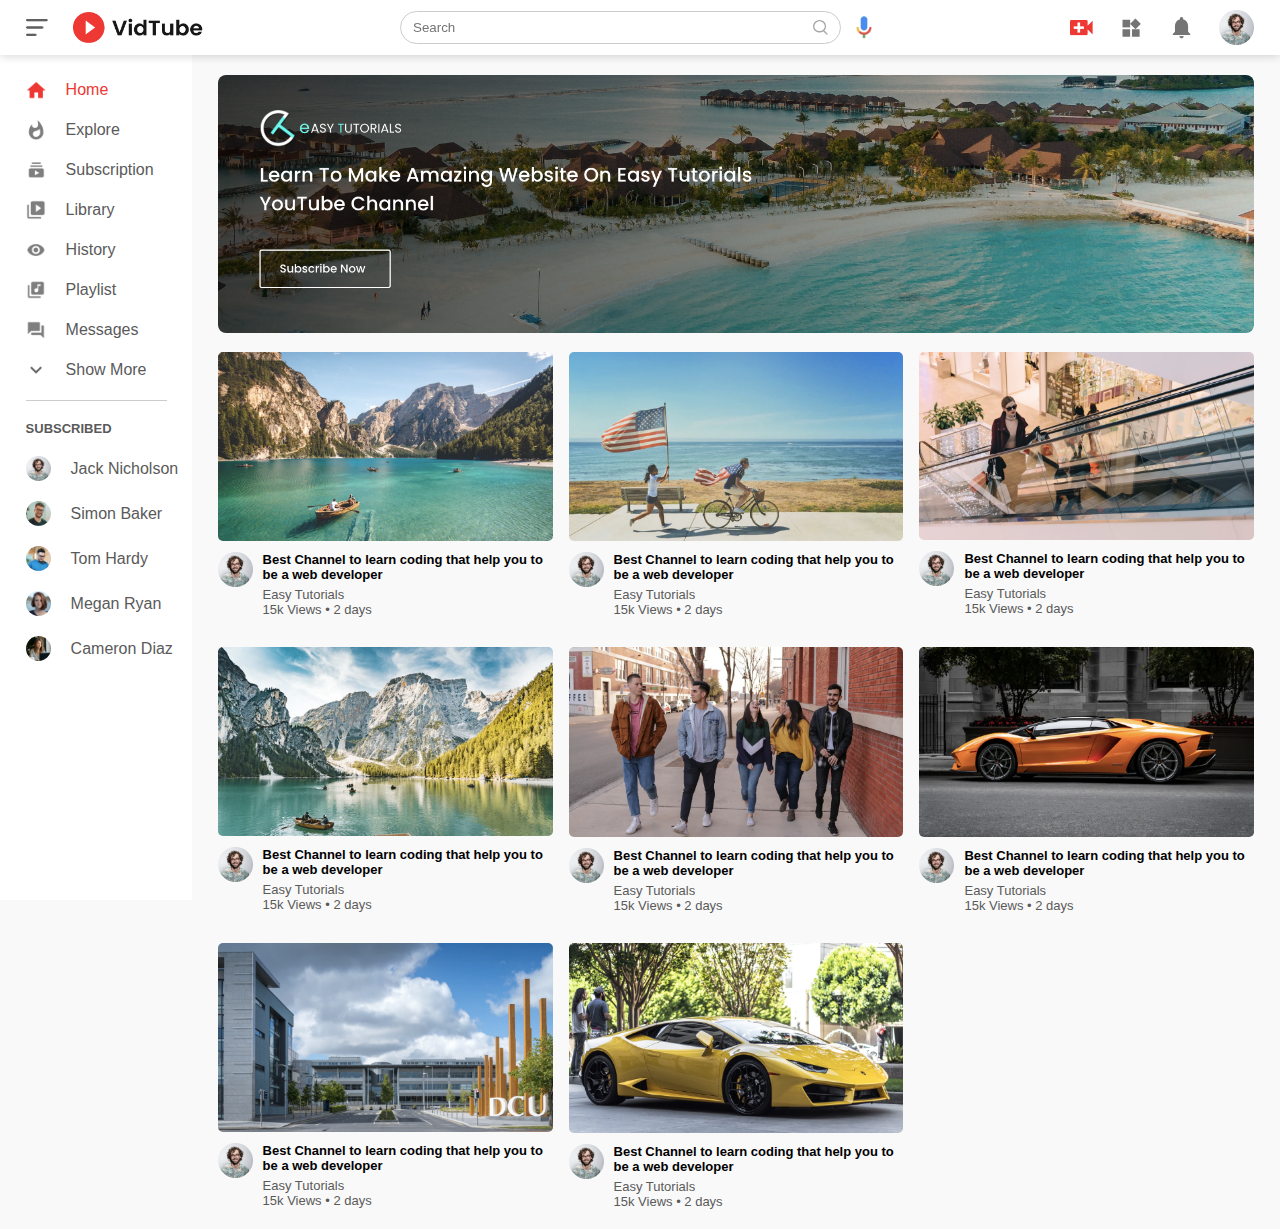
<file: index.html>
<!DOCTYPE html>
<html lang="en">
<head>
    <meta charset="UTF-8">
    <meta name="viewport" content="width=device-width, initial-scale=1.0">
    <link rel="stylesheet" href="style.css">
    <title>Youtube Clone Website</title>
</head>
<body>
   
    <nav class="flex-div">
        <div class="nav-left flex-div">
            <img src="./images/menu.png" class="menu-icon" alt="">
            <img src="./images/logo.png" class="logo" alt="">
        </div>
        <div class="nav-middle flex-div">
             <div class="search-box flex-div">
                 <input type="text" name="" placeholder="Search" id="">
                 <img src="./images/search.png" alt="">
             </div>
             <img src="./images/voice-search.png" class="mic-icon" alt="">
        </div>
        <div class="nav-right flex-div">
            <img src="./images/upload.png" alt="">
            <img src="./images/more.png" alt="">
            <img src="./images/notification.png" alt="">
            <img src="./images/Jack.png" alt="" class="user-icon">
        </div>
    </nav>
    <!----------------------------- sidebar ------------------->
    <div class="sidebar">
        <div class="shortcut-links">
            <a href=""><img src="./images/home.png" alt=""><p>Home</p></a>
            <a href=""><img src="./images/explore.png" alt=""><p>Explore</p></a>
            <a href=""><img src="./images/subscriprion.png" alt=""><p>Subscription</p></a>
            <a href=""><img src="./images/library.png" alt=""><p>Library</p></a>
            <a href=""><img src="./images/history.png" alt=""><p>History</p></a>
            <a href=""><img src="./images/playlist.png" alt=""><p>Playlist</p></a>
            <a href=""><img src="./images/messages.png" alt=""><p>Messages</p></a>
            <a href=""><img src="./images/show-more.png" alt=""><p>Show More</p></a>
            <hr>
        </div>
        <div class="subscribed-list">
            <h3>SUBSCRIBED</h3>
            <a href=""><img src="./images/Jack.png" alt=""><p>Jack Nicholson</p></a>
            <a href=""><img src="./images/simon.png" alt=""><p>Simon Baker</p></a>
            <a href=""><img src="./images/tom.png" alt=""><p>Tom Hardy</p></a>
            <a href=""><img src="./images/megan.png" alt=""><p>Megan Ryan</p></a>
            <a href=""><img src="./images/cameron.png" alt=""><p>Cameron Diaz</p></a>
        </div>
    </div>

    <!------------------------- main --------------------- -->

    <div class="container">
        <div class="banner">
            <img src="./images/banner.png" alt="">
        </div>
        <div class="list-container">
            <div class="vid-list">
              <a href="play-video.html"><img src="./images/thumbnail1.png" alt="" class="thumbnail"></a>
                <div class="flex-div">
                    <img src="./images/Jack.png" alt="">
                    <div class="vid-info">
                        <a href="play-video.html">Best Channel to learn coding that help you to be a web developer </a>
                        <p>Easy Tutorials</p>
                        <p>15k Views &bull; 2 days</p>
                    </div>
                </div>
            </div>
            <div class="vid-list">
              <a href=""><img src="./images/thumbnail2.png" alt="" class="thumbnail"></a>
                <div class="flex-div">
                    <img src="./images/Jack.png" alt="">
                    <div class="vid-info">
                        <a href="">Best Channel to learn coding that help you to be a web developer </a>
                        <p>Easy Tutorials</p>
                        <p>15k Views &bull; 2 days</p>
                    </div>
                </div>
            </div>
            <div class="vid-list">
              <a href=""><img src="./images/thumbnail3.png" alt="" class="thumbnail"></a>
                <div class="flex-div">
                    <img src="./images/Jack.png" alt="">
                    <div class="vid-info">
                        <a href="">Best Channel to learn coding that help you to be a web developer </a>
                        <p>Easy Tutorials</p>
                        <p>15k Views &bull; 2 days</p>
                    </div>
                </div>
            </div>
            <div class="vid-list">
              <a href=""><img src="./images/thumbnail4.png" alt="" class="thumbnail"></a>
                <div class="flex-div">
                    <img src="./images/Jack.png" alt="">
                    <div class="vid-info">
                        <a href="">Best Channel to learn coding that help you to be a web developer </a>
                        <p>Easy Tutorials</p>
                        <p>15k Views &bull; 2 days</p>
                    </div>
                </div>
            </div>
            <div class="vid-list">
              <a href=""><img src="./images/thumbnail5.png" alt="" class="thumbnail"></a>
                <div class="flex-div">
                    <img src="./images/Jack.png" alt="">
                    <div class="vid-info">
                        <a href="">Best Channel to learn coding that help you to be a web developer </a>
                        <p>Easy Tutorials</p>
                        <p>15k Views &bull; 2 days</p>
                    </div>
                </div>
            </div>
            <div class="vid-list">
              <a href=""><img src="./images/thumbnail6.png" alt="" class="thumbnail"></a>
                <div class="flex-div">
                    <img src="./images/Jack.png" alt="">
                    <div class="vid-info">
                        <a href="">Best Channel to learn coding that help you to be a web developer </a>
                        <p>Easy Tutorials</p>
                        <p>15k Views &bull; 2 days</p>
                    </div>
                </div>
            </div>
            <div class="vid-list">
              <a href=""><img src="./images/thumbnail7.png" alt="" class="thumbnail"></a>
                <div class="flex-div">
                    <img src="./images/Jack.png" alt="">
                    <div class="vid-info">
                        <a href="">Best Channel to learn coding that help you to be a web developer </a>
                        <p>Easy Tutorials</p>
                        <p>15k Views &bull; 2 days</p>
                    </div>
                </div>
            </div>
            <div class="vid-list">
              <a href=""><img src="./images/thumbnail8.png" alt="" class="thumbnail"></a>
                <div class="flex-div">
                    <img src="./images/Jack.png" alt="">
                    <div class="vid-info">
                        <a href="">Best Channel to learn coding that help you to be a web developer </a>
                        <p>Easy Tutorials</p>
                        <p>15k Views &bull; 2 days</p>
                    </div>
                </div>
            </div>
        </div>
    </div>

        <script src="./script.js"></script>
    </body>
</html>
</file>
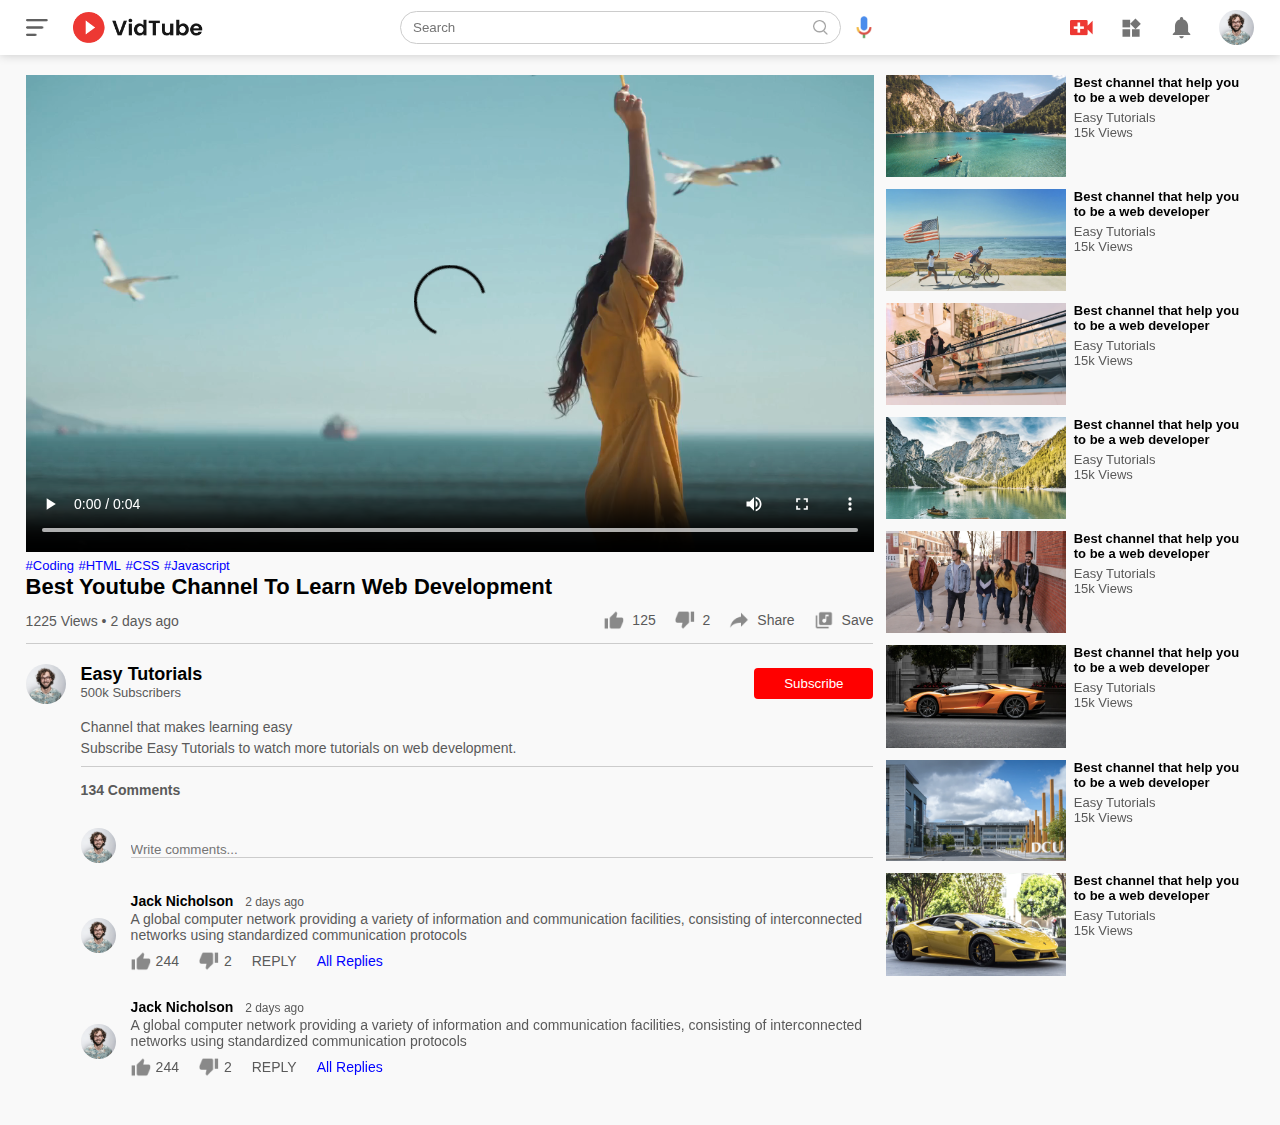
<file: play-video.html>
<!DOCTYPE html>
<html lang="en">
<head>
    <meta charset="UTF-8">
    <meta name="viewport" content="width=device-width, initial-scale=1.0">
    <link rel="stylesheet" href="style.css">
    <title>Play Video - Easy Tutorials Youtube Channel</title>
</head>
<body>

    <nav class="flex-div">
        <div class="nav-left flex-div">
            <img src="./images/menu.png" class="menu-icon" alt="">
            <img src="./images/logo.png" class="logo" alt="">
        </div>
        <div class="nav-middle flex-div">
             <div class="search-box flex-div">
                 <input type="text" name="" placeholder="Search" id="">
                 <img src="./images/search.png" alt="">
             </div>
             <img src="./images/voice-search.png" class="mic-icon" alt="">
        </div>
        <div class="nav-right flex-div">
            <img src="./images/upload.png" alt="">
            <img src="./images/more.png" alt="">
            <img src="./images/notification.png" alt="">
            <img src="./images/Jack.png" alt="" class="user-icon">
        </div>
    </nav>

   <div class="container play-container">
        <div class="row">
            <div class="play-video">
                <video controls autoplay>
                    <source src="./images/video.mp4" type="video/mp4">
                </video>

                <div class="tags">
                    <a href="">#Coding</a>
                    <a href="">#HTML</a>
                    <a href="">#CSS</a>
                    <a href="">#Javascript</a>
                </div>
                <h3>Best Youtube Channel To Learn Web Development</h3>
                <div class="play-video-info">
                    <p>1225 Views &bull; 2 days ago</p>
                    <div>
                        <a href=""><img src="./images/like.png" alt="">125</a>
                        <a href=""><img src="./images/dislike.png" alt="">2</a>
                        <a href=""><img src="./images/share.png" alt="">Share</a>
                        <a href=""><img src="./images/save.png" alt="">Save</a>
                    </div>
                </div>
                <hr>
                <div class="publisher">
                    <img src="./images/Jack.png" alt="">
                    <div>
                        <p>Easy Tutorials</p>
                        <span>500k Subscribers</span>
                    </div>
                    <button type="button">Subscribe</button>
                </div>
                <div class="vid-description">
                    <p>Channel that makes learning easy</p>
                    <p>Subscribe Easy Tutorials to watch more tutorials on web development.</p>
                    <hr>
                    <h4>134 Comments</h4>
                    <div class="add-comment">
                        <img src="./images/Jack.png" alt="">
                        <input type="text" name="" placeholder="Write comments..." id="">
                    </div>
                    <div class="old-comment">
                        <img src="./images/Jack.png" alt="">
                        <div>
                            <h3>Jack Nicholson <span>2 days ago</span></h3>
                            <p>A global computer network providing a variety of information and communication facilities, consisting of interconnected networks using standardized communication protocols</p>
                            <div class="comment-action">
                                <img src="./images/like.png" alt="">
                                <span>244</span>
                                <img src="./images/dislike.png" alt="">
                                <span>2</span>
                                <span>REPLY</span>
                                <a href="">All Replies</a>
                            </div>
                        </div>
                    </div>
                    <div class="old-comment">
                        <img src="./images/Jack.png" alt="">
                        <div>
                            <h3>Jack Nicholson <span>2 days ago</span></h3>
                            <p>A global computer network providing a variety of information and communication facilities, consisting of interconnected networks using standardized communication protocols</p>
                            <div class="comment-action">
                                <img src="./images/like.png" alt="">
                                <span>244</span>
                                <img src="./images/dislike.png" alt="">
                                <span>2</span>
                                <span>REPLY</span>
                                <a href="">All Replies</a>
                            </div>
                        </div>
                    </div>
                </div>
            </div>
            <div class="right-sidebar">

                <div class="side-video-list">
                    <a href="" class="small-thumbnail"><img src="./images/thumbnail1.png" alt=""></a>
                    <div class="vid-info">
                        <a href="">Best channel that help you to be a web developer</a>
                        <p>Easy Tutorials</p>
                        <p>15k Views</p>
                    </div>
                </div>
                <div class="side-video-list">
                    <a href="" class="small-thumbnail"><img src="./images/thumbnail2.png" alt=""></a>
                    <div class="vid-info">
                        <a href="">Best channel that help you to be a web developer</a>
                        <p>Easy Tutorials</p>
                        <p>15k Views</p>
                    </div>
                </div>
                <div class="side-video-list">
                    <a href="" class="small-thumbnail"><img src="./images/thumbnail3.png" alt=""></a>
                    <div class="vid-info">
                        <a href="">Best channel that help you to be a web developer</a>
                        <p>Easy Tutorials</p>
                        <p>15k Views</p>
                    </div>
                </div>
                <div class="side-video-list">
                    <a href="" class="small-thumbnail"><img src="./images/thumbnail4.png" alt=""></a>
                    <div class="vid-info">
                        <a href="">Best channel that help you to be a web developer</a>
                        <p>Easy Tutorials</p>
                        <p>15k Views</p>
                    </div>
                </div>
                <div class="side-video-list">
                    <a href="" class="small-thumbnail"><img src="./images/thumbnail5.png" alt=""></a>
                    <div class="vid-info">
                        <a href="">Best channel that help you to be a web developer</a>
                        <p>Easy Tutorials</p>
                        <p>15k Views</p>
                    </div>
                </div>
                <div class="side-video-list">
                    <a href="" class="small-thumbnail"><img src="./images/thumbnail6.png" alt=""></a>
                    <div class="vid-info">
                        <a href="">Best channel that help you to be a web developer</a>
                        <p>Easy Tutorials</p>
                        <p>15k Views</p>
                    </div>
                </div>
                <div class="side-video-list">
                    <a href="" class="small-thumbnail"><img src="./images/thumbnail7.png" alt=""></a>
                    <div class="vid-info">
                        <a href="">Best channel that help you to be a web developer</a>
                        <p>Easy Tutorials</p>
                        <p>15k Views</p>
                    </div>
                </div>
                <div class="side-video-list">
                    <a href="" class="small-thumbnail"><img src="./images/thumbnail8.png" alt=""></a>
                    <div class="vid-info">
                        <a href="">Best channel that help you to be a web developer</a>
                        <p>Easy Tutorials</p>
                        <p>15k Views</p>
                    </div>
                </div>

            </div>
        </div>
   </div>
    


</body>
</html>
</file>
<file: style.css>
*{
    margin: 0px;
    padding: 0px;
    font-family: "poppins", sans-serif;
    box-sizing: border-box;
}
a{
    text-decoration: none;
    color: #5a5a5a;
}
img{
    cursor: pointer;
}
.flex-div{
    display: flex;
    align-items: center;
}
nav{
    padding: 10px 2%;
    justify-content: space-between;
    box-shadow: 0 0 10px rgba(0, 0, 0, 0.2);
    background: #fff;
    position: sticky;
    top: 0;
    z-index: 10;
}
.nav-right img{
    width: 25px;
    margin-right: 25px;
}
.nav-right .user-icon{
    width: 35px;
    border-radius: 50%;
    margin-right: 0px;
}

.nav-left .menu-icon{
    width: 22px;
    margin-right: 25px;
}
.nav-left .logo{
    width: 130px;
}
.nav-middle .mic-icon{
    width: 16px;
}
.nav-middle .search-box{
    border: 1px solid #ccc;
    margin-right: 15px;
    padding: 8px 12px;
    border-radius: 25px ;
}
.nav-middle .search-box input{
    width: 400px;
    border: 0px;
    outline: 0px;
    background: transparent;
}
.nav-middle .search-box img{
    width: 15px;
}

/* ----------------------sidebar----------------------- */
.sidebar{
    background: #fff;
    width: 15%;
    height: 100vh;
    /*Most Important Point to be noted */
    /* for the position of fixed, sidebar is constant. We cannot move the sidebar for that 
    reason our two subscribed people are not seen. for this fixed position main section is 
    at upper without display flex. You can trial by fixing position sticky or static or other
    then you will be able to understand the differences */
    position: fixed;
    top: 0;
    padding-left: 2%;
    /* I edited the below padding-top:80px css */
    padding-top: 80px;

}
.shortcut-links a img{
    width: 20px;
    margin-right: 20px;
}
.shortcut-links a{
    display: flex;
    align-items: center;
    margin-bottom: 20px;
    width: fit-content;
    flex-wrap: wrap;
}
.shortcut-links a:first-child{
    color: #ed3833;
}
.sidebar hr{
    border: 0px;
    height: 1px;
    background: #ccc;
    width: 85%;
}

.subscribed-list{
    margin-bottom: 20px;
}
.subscribed-list h3{
    font-size: 13px;
    margin: 20px 0px;
    color: #5a5a5a;
}
.subscribed-list a{
    display: flex;
    align-items: center;
    margin-bottom: 20px;
    width: fit-content;
    flex-wrap: wrap;
}
.subscribed-list a img{
    width: 25px;
    border-radius: 50%;
    margin-right: 20px;
}
.small-sidebar{
    width: 5%;
}
.small-sidebar a p{
    display: none;
}
.small-sidebar h3{
    display: none;
}
.small-sidebar hr{
    width: 50%;
    margin-bottom: 25px;
}

/* ----------------------main----------------- */
.container{
    background: #f9f9f9;
    padding-left: 17%;
    padding-right: 2%;
    padding-top: 20px;
    padding-bottom: 20px;
}

.large-container{
    padding-left: 7%;
}

.banner{
    width: 100%;
}
.banner img{
    width: 100%;
    border-radius: 8px;
}
.list-container{
    display: grid;
    grid-template-columns: repeat(auto-fit, minmax(250px, 1fr));
    column-gap: 16px;
    row-gap: 30px;
    margin-top: 15px;
}
.vid-list .thumbnail{

    width: 100%;
    border-radius: 5px;
}

.vid-list .flex-div{
    align-items: flex-start;
    margin-top: 7px;
}

.vid-list .flex-div img{
    width: 35px;
    margin-right: 10px;
    border-radius: 50%;
}
.vid-info{
    color: #5a5a5a;
    font-size: 13px;
}
.vid-info a{
    color: #000;
    font-weight: 600;
    display: block;
    margin-bottom: 5px;
}

@media (max-width: 900px){
    .menu-icon{
        display: none;
    }
    .sidebar{
        display: none;
    }
    .container, .large-container{
        padding-left: 5%;
        padding-right: 5%;

    }
    .nav-right img{
        display: none;
    }
    .nav-right .user-icon{
        display: block;
        width: 30px;
    }
    .nav-middle .search-box input{
        width: 100px;
    }
    .nav-middle .mic-icon{
        display: none;
    }
    .logo{
        width: 90px;
    }
}

/* --------------------play video page------------- */
.play-container{
    padding-left: 2%;
}

.row{
    display: flex;
    justify-content: space-between;
    flex-wrap: wrap;
}
.play-video{
    flex-basis: 69%;

}
.right-sidebar{
    flex-basis:30%;
}
.play-video video{
    width: 100%;
}

.side-video-list{
    display: flex;
    justify-content: space-between;
    margin-bottom: 8px;
}
.side-video-list img{
    width: 100%;
}

.side-video-list .small-thumbnail{
    flex-basis: 49%;
}
.side-video-list .vid-info{
    flex-basis: 49%;
}
.play-video .tags a{
    color: #0000ff;
    font-size: 13px;
}
.play-video h3{
    font-weight: 600;
    font-size: 22px;
}
.play-video .play-video-info{
    display: flex;
    align-items: center;
    justify-content: space-between;
    flex-wrap: wrap;
    margin-top: 10px;
    font-size: 14px;
    color: #5a5a5a;
}
.play-video .play-video-info a img{
    width: 20px;
    margin-right: 8px;
}
.play-video .play-video-info a{
    display: inline-flex;
    align-items: center;
    margin-left: 15px;
}
.play-video hr{
    border: 0px;
    height: 1px;
    background: #ccc;
    margin: 10px 0px;
}
.publisher{
    display: flex;
    align-items: center;
    margin-top: 20px;
}
.publisher div{
    flex: 1;
    line-height: 18px;
}
.publisher img{
   width: 40px;
   border-radius: 50%;
   margin-right: 15px;
}
.publisher div p{
    color: #000;
    font-weight: 600;
    font-size: 18px;
}
.publisher div span{
    font-size: 13px;
    color: #5a5a5a;
}
.publisher button{
    background: red;
    color: #fff;
    padding: 8px 30px;
    border: 0px;
    outline: 0px;
    border-radius: 4px;
    cursor: pointer;
}
.vid-description{
    padding-left: 55px;
    margin: 15px 0px;
}
.vid-description p{
    font-size: 14px;
    margin-bottom: 5px;
    color: #5a5a5a;
}
.vid-description h4{
    font-size: 14px;
    color: #5a5a5a;
    margin-top: 15px;
}
.add-comment{
    display: flex;
    align-items: center;
    margin: 30px 0px;
}
.add-comment img{
    width: 35px;
    border-radius: 50%;
    margin-right: 15px;
}
.add-comment input{
    border: 0;
    outline: 0;
    border-bottom: 1px solid #ccc;
    width: 100%;
    padding-top: 10px;
    background: transparent;
}
.old-comment{
    display: flex;
    align-items: center;
    margin: 20px 0px;
}
.old-comment img{
    width: 35px;
    border-radius: 50%;
    margin-right: 15px ;
}
.old-comment h3{
    font-size: 14px;
    margin-bottom: 2px;

}
.old-comment h3 span{
    font-size: 12px;
    color: #5a5a5a;
    font-weight: 500;
    margin-left: 8px;
}
.old-comment .comment-action{
    display: flex;
    align-items: center;
    margin: 8px 0px;
    font-size: 14px;
}
.old-comment .comment-action img{
    border-radius: 0px;
    width: 20px;
    margin-right: 5px;
}
.old-comment .comment-action span{
    margin-right: 20px;
    color: #5a5a5a;
}
.old-comment .comment-action a{
    color: #0000ff;
}
@media (max-width:900px){
    .play-video{
        flex-basis: 100%;
    }
    .right-sidebar{
        flex-basis: 100%;
    }
    .play-container{
        padding-left: 5%;
    }
    .vid-description{
        padding-left: 0px;
    }
    .play-video .play-video-info a{
        margin-left: 0px;
        margin-right: 15px;
        margin-top: 15px;
    }
}
</file>
